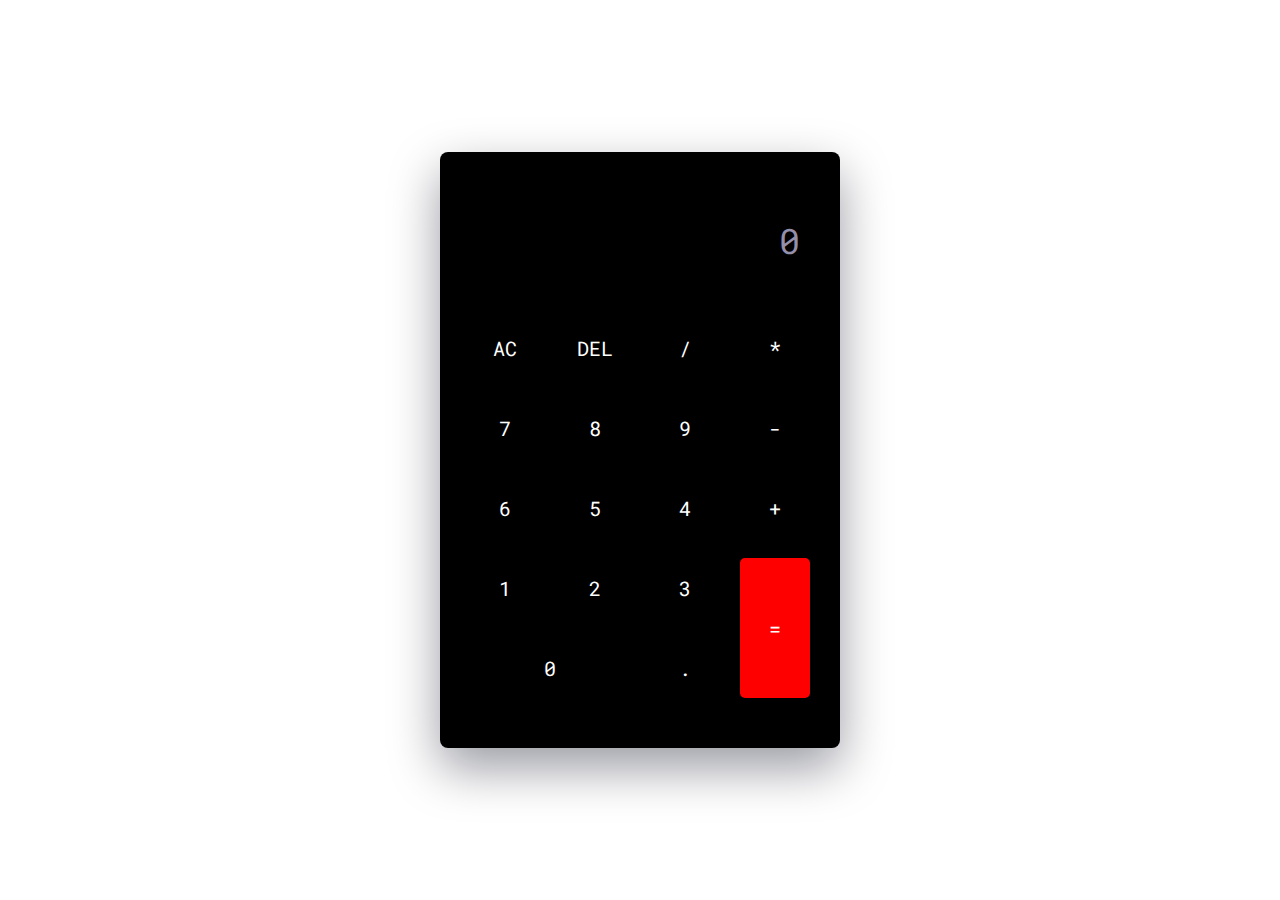
<file: calculator/index.html>
<!DOCTYPE html>
<html lang="en">
  <head>
    <meta name="viewport" content="width=device-width, initial-scale=1.0" />
    <title>Calculator</title>

    <link
      href="https://fonts.googleapis.com/css2?family=Roboto+Mono:wght@500&display=swap"
      rel="stylesheet"
    />
   
    <link rel="stylesheet" href="style.css" />
  </head>
  <body>
    <div class="calculator">
      <div class="display">
        <input type="text" placeholder="0" id="input" disabled />
      </div>
      <div class="buttons">
       
        <input type="button" value="AC" id="clear" />
        
        <input type="button" value="DEL" id="erase" />
        <input type="button" value="/" class="input-button" />
        <input type="button" value="*" class="input-button" />

        <input type="button" value="7" class="input-button" />
        <input type="button" value="8" class="input-button" />
        <input type="button" value="9" class="input-button" />
        <input type="button" value="-" class="input-button" />

        <input type="button" value="6" class="input-button" />
        <input type="button" value="5" class="input-button" />
        <input type="button" value="4" class="input-button" />
        <input type="button" value="+" class="input-button" />

        <input type="button" value="1" class="input-button" />
        <input type="button" value="2" class="input-button" />
        <input type="button" value="3" class="input-button" />

        <input type="button" value="=" id="equal" />
        <input type="button" value="0" class="input-button" />
        <input type="button" value="." class="input-button" />
      </div>
    </div>
    
    <script src="script.js"></script>
  </body>
</html>
</file>
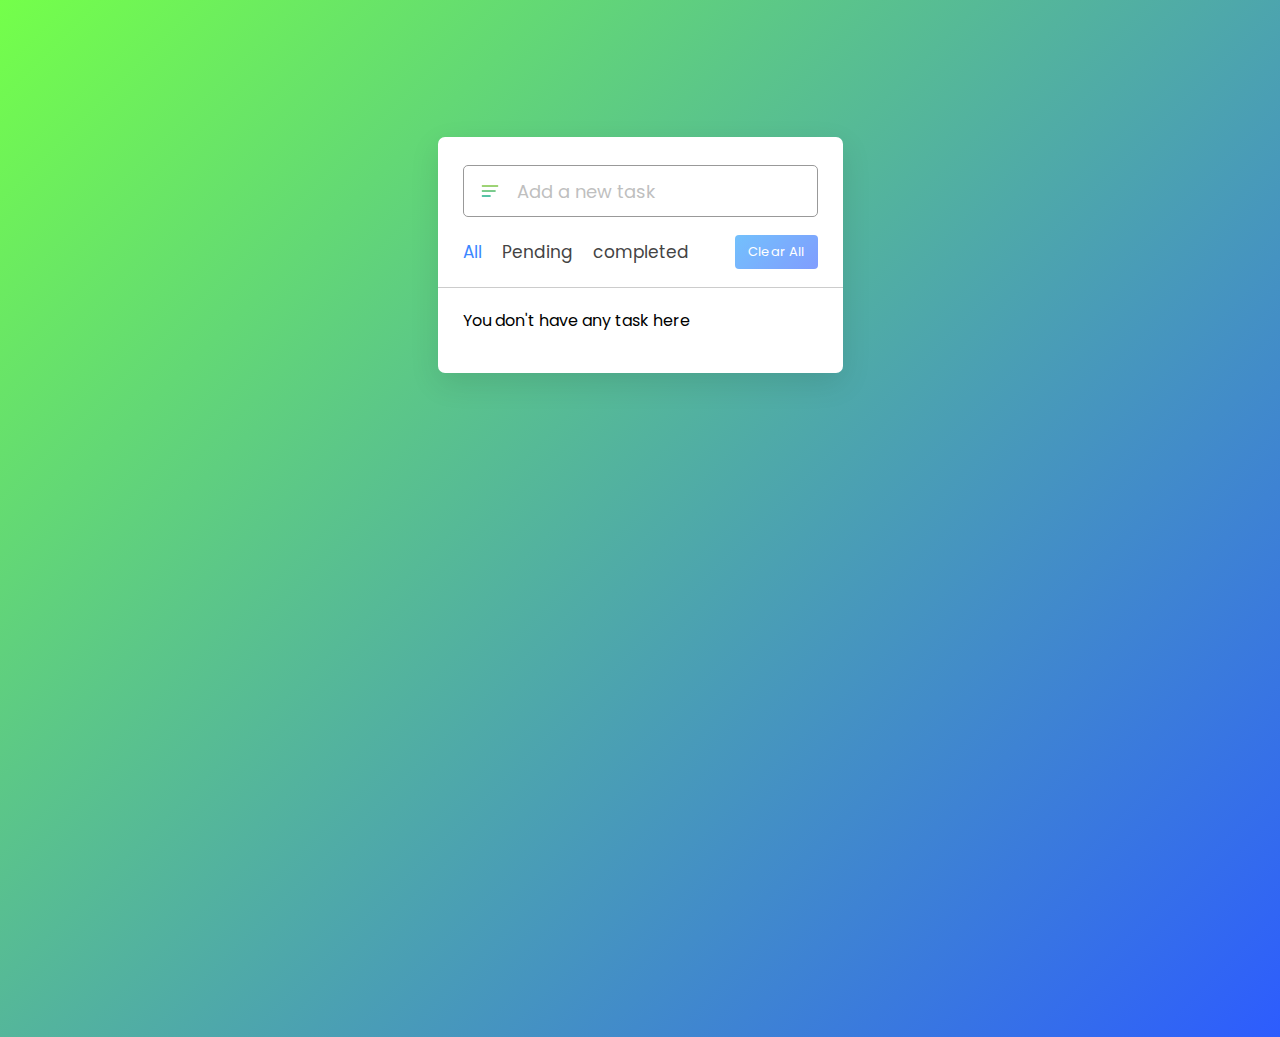
<file: todo web app/index.html>
<!DOCTYPE html>
<html lang="en" dir="ltr">
  <head>
    <meta charset="utf-8">  
    <title>Todo List App in JavaScript | CodingNepal</title>
    <link rel="stylesheet" href="style.css">
    <meta name="viewport" content="width=device-width, initial-scale=1.0">
    <link rel="stylesheet" href="https://unicons.iconscout.com/release/v4.0.0/css/line.css">
  </head>
  <body>
    <div class="wrapper">
      <div class="task-input">
        <img src="bar-icon.png" alt="icon">
        <input type="text" placeholder="Add a new task">
      </div>
      <div class="controls">
        <div class="filters">
          <span class="active" id="all">All</span>
          <span id="pending">Pending</span>
          <span id="completed">completed</span>
        </div>
        <button class="clear-btn">Clear All</button>
      </div>
      <ul class="task-box"></ul>
    </div>

    <script src="script.js"></script>

  </body>
</html>
</file>
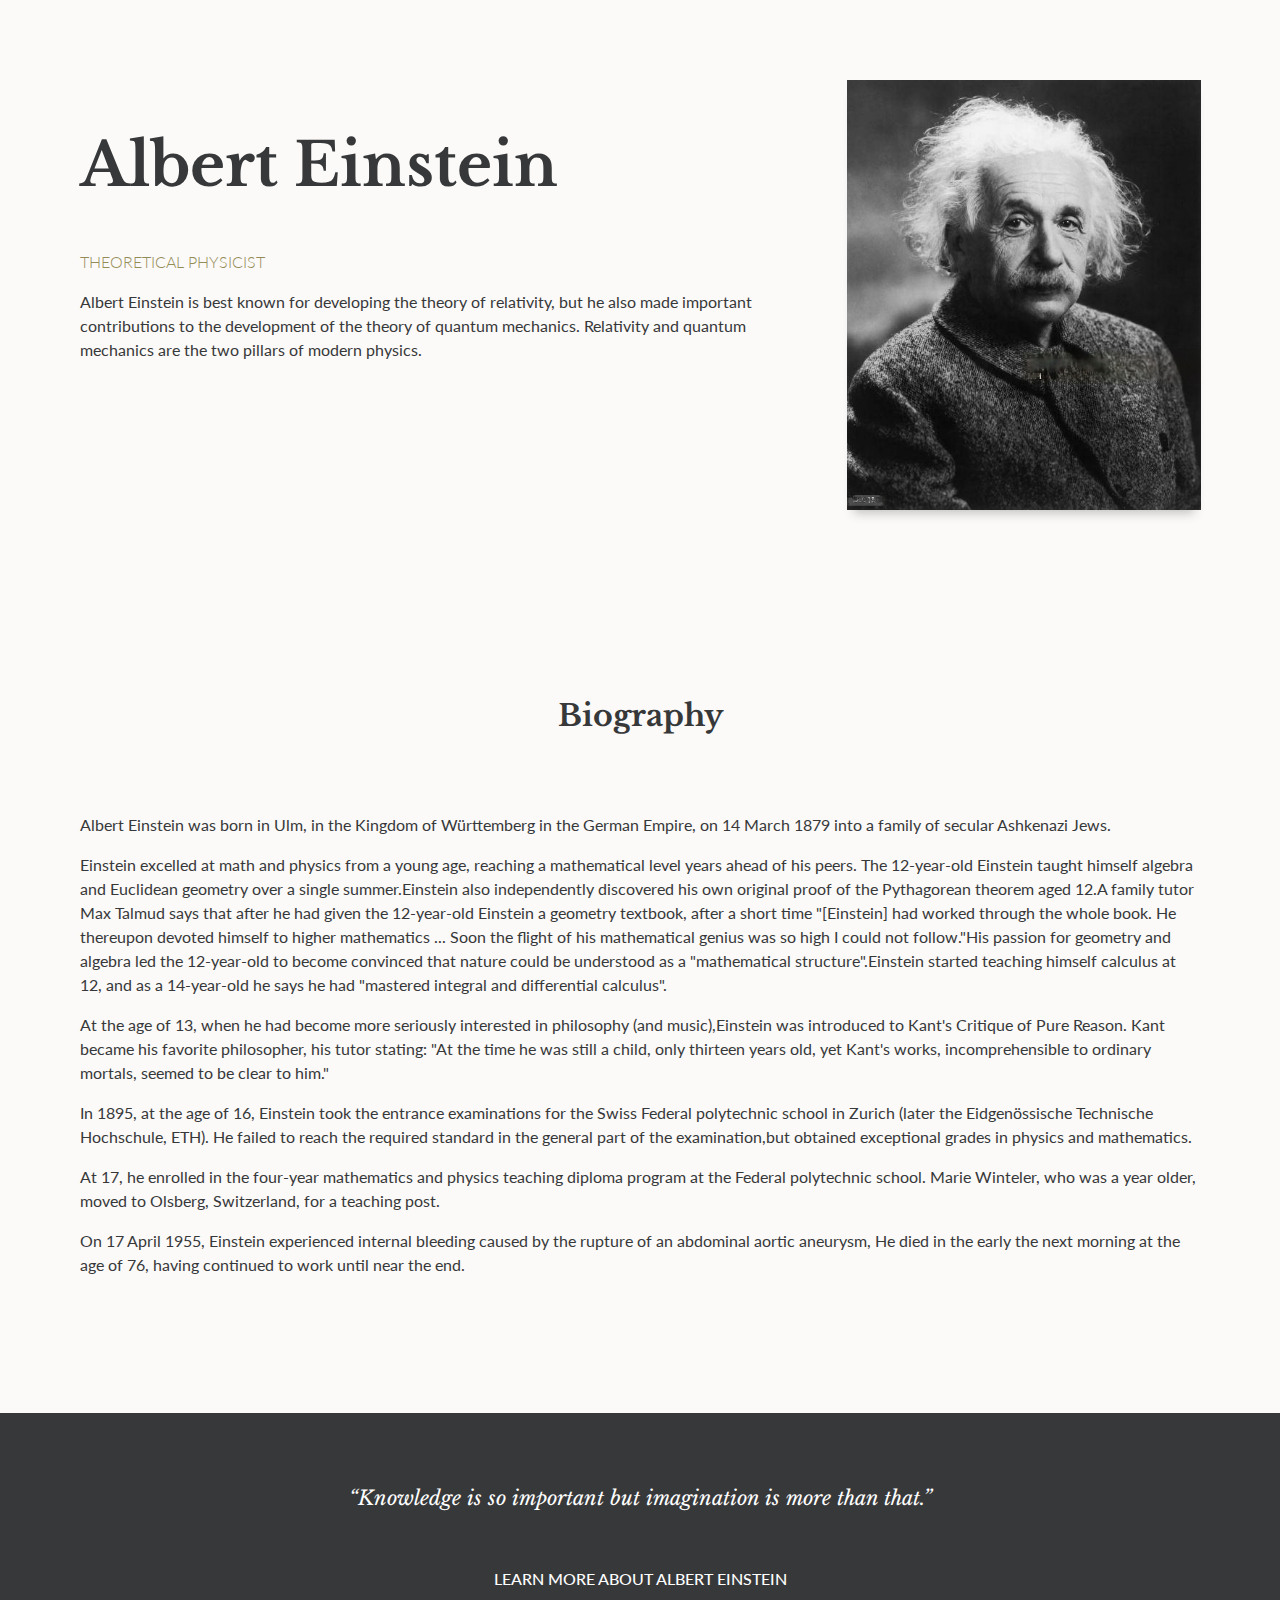
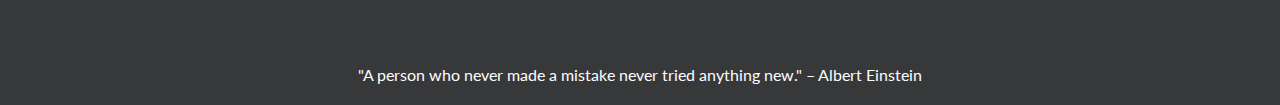
<file: tribute-page/index.html>
<!DOCTYPE html>
<html lang="en">
   <head>
      <link rel="stylesheet" type="text/css" href="style.css">
      <link href="https://fonts.googleapis.com/css?family=Lato" rel="stylesheet" type="text/css">
      <link href="https://fonts.googleapis.com/css?family=Libre%20Baskerville" rel="stylesheet" type="text/css">
      <meta name="viewport" content="width=device-width, initial-scale=1">
      <meta name="description" content="A tribute page dedicated to Vincent Van Gogh. Created for the FreeCodeCamp's Responsive Web Design Certification.">
      <title>Albert Einstein tribute page</title>
   </head>

   <body>
      <main id="main">
         <section class="first-row">
            <div class="container">
               <div class="column-header">
                  <h1 id="title">Albert Einstein</h1>
                  <p id="subheader">Theoretical physicist</p>
                  <article>
                     <p>Albert Einstein is best known for developing the theory of relativity, but he also made important contributions to the development of the theory of quantum mechanics. Relativity and quantum mechanics are the two pillars of modern physics.</p>
                  </article>
               </div>
               <div class="column-image">
                  <div id="image-div">
                     <img src="images/albert.jpeg" alt="Albert Einstein" width="472" height="495">
                  </div>
               </div>
            </div>
         </section>
         <section class="second-row" id="tribute-info">
            <article id="second-row-container">
               <h2>Biography</h2>
               <p>Albert Einstein was born in Ulm, in the Kingdom of Württemberg in the German Empire, on 14 March 1879 into a family of secular Ashkenazi Jews.</p>
               <p>Einstein excelled at math and physics from a young age, reaching a mathematical level years ahead of his peers. The 12-year-old Einstein taught himself algebra and Euclidean geometry over a single summer.Einstein also independently discovered his own original proof of the Pythagorean theorem aged 12.A family tutor Max Talmud says that after he had given the 12-year-old Einstein a geometry textbook, after a short time "[Einstein] had worked through the whole book. He thereupon devoted himself to higher mathematics ... Soon the flight of his mathematical genius was so high I could not follow."His passion for geometry and algebra led the 12-year-old to become convinced that nature could be understood as a "mathematical structure".Einstein started teaching himself calculus at 12, and as a 14-year-old he says he had "mastered integral and differential calculus".</p>
               <p>At the age of 13, when he had become more seriously interested in philosophy (and music),Einstein was introduced to Kant's Critique of Pure Reason. Kant became his favorite philosopher, his tutor stating: "At the time he was still a child, only thirteen years old, yet Kant's works, incomprehensible to ordinary mortals, seemed to be clear to him."</p>
               <p>In 1895, at the age of 16, Einstein took the entrance examinations for the Swiss Federal polytechnic school in Zurich (later the Eidgenössische Technische Hochschule, ETH). He failed to reach the required standard in the general part of the examination,but obtained exceptional grades in physics and mathematics.</p>
               <p>At 17, he enrolled in the four-year mathematics and physics teaching diploma program at the Federal polytechnic school. Marie Winteler, who was a year older, moved to Olsberg, Switzerland, for a teaching post.</p>
               <p>On 17 April 1955, Einstein experienced internal bleeding caused by the rupture of an abdominal aortic aneurysm, He died in the early the next morning at the age of 76, having continued to work until near the end.</p>
            </article>
         </section>
         <section class="third-row">
            <blockquote >
               <p id="quote"> “Knowledge is so important but imagination is more than that.” </p>
            </blockquote>
            <a href="https://www.nobelprize.org/prizes/physics/1921/einstein/biographical/" target="_blank" id="tribute-link"><u id="tribute-link-dash"> Learn more about Albert Einstein</u></a>
         </section>
         <section class="footer">
            <p>"A person who never made a mistake never tried anything new." – Albert Einstein</p>
         </section>
      </main>
   </body>
</html>
</file>
<file: calculator/style.css>
* {
    padding: 0;
    margin: 0;
    box-sizing: border-box;
    font-family: "Roboto Mono", monospace;
  }
  body {
    height: 100vh;
    background: white;
  }
  .calculator {
    width: 400px;
    background-color: black;
    padding: 50px 30px;
    position: absolute;
    transform: translate(-50%, -50%);
    top: 50%;
    left: 50%;
    border-radius: 8px;
    box-shadow: 0 20px 50px rgba(0, 5, 24, 0.4);
  }
  .display {
    width: 100%;
  }
  .display input {
    width: 100%;
    padding: 15px 10px;
    text-align: right;
    border: none;
    background-color: transparent;
    color: #ffffff;
    font-size: 35px;
  }
  .display input::placeholder {
    color: #9490ac;
  }
  .buttons {
    display: grid;
    grid-template-columns: repeat(4, 1fr);
    grid-gap: 20px;
    margin-top: 40px;
  }
  .buttons input[type="button"] {
    font-size: 20px;
    padding: 17px;
    border: none;
    background-color: transparent;
    color: #ffffff;
    cursor: pointer;
    border-radius: 5px;
  }
  .buttons input[type="button"]:hover {
    box-shadow: 0 8px 25px #25272a;
  }
  input[type="button"]#equal {
    grid-row: span 2;
    background-color: red;
  }
  input[type="button"][value="0"] {
    grid-column: span 2;
  }
</file>
<file: todo web app/style.css>
@import url('https://fonts.googleapis.com/css2?family=Poppins:wght@400;500;600;700&display=swap');
*{
  margin: 0;
  padding: 0;
  box-sizing: border-box;
  font-family: 'Poppins', sans-serif;
}
body{
  width: 100%;
  height: 100vh;
  overflow: hidden;
  background: linear-gradient(135deg, #74ff4a, #2D5CFE);
}
::selection{
  color: #fff;
  background: #3C87FF;
}
.wrapper{
  max-width: 405px;
  padding: 28px 0 30px;
  margin: 137px auto;
  background: #fff;
  border-radius: 7px;
  box-shadow: 0 10px 30px rgba(0,0,0,0.1);
}
.task-input{
  height: 52px;
  padding: 0 25px;
  position: relative;
}
.task-input img{
  top: 50%;
  position: absolute;
  transform: translate(17px, -50%);
}
.task-input input{
  height: 100%;
  width: 100%;
  outline: none;
  font-size: 18px;
  border-radius: 5px;
  padding: 0 20px 0 53px;
  border: 1px solid #999;
}
.task-input input:focus,
.task-input input.active{
  padding-left: 52px;
  border: 2px solid #3C87FF;
}
.task-input input::placeholder{
  color: #bfbfbf;
}
.controls, li{
  display: flex;
  align-items: center;
  justify-content: space-between;
}
.controls{
  padding: 18px 25px;
  border-bottom: 1px solid #ccc;
}
.filters span{
  margin: 0 8px;
  font-size: 17px;
  color: #444444;
  cursor: pointer;
}
.filters span:first-child{
  margin-left: 0;
}
.filters span.active{
  color: #3C87FF;
}
.controls .clear-btn{
  border: none;
  opacity: 0.6;
  outline: none;
  color: #fff;
  cursor: pointer;
  font-size: 13px;
  padding: 7px 13px;
  border-radius: 4px;
  letter-spacing: 0.3px;
  pointer-events: none;
  transition: transform 0.25s ease;
  background: linear-gradient(135deg, #1798fb 0%, #2D5CFE 100%);
}
.clear-btn.active{
  opacity: 0.9;
  pointer-events: auto;
}
.clear-btn:active{
  transform: scale(0.93);
}
.task-box{
  margin-top: 20px;
  margin-right: 5px;
  padding: 0 20px 10px 25px;
}
.task-box.overflow{
  overflow-y: auto;
  max-height: 300px;
}
.task-box::-webkit-scrollbar{
  width: 5px;
}
.task-box::-webkit-scrollbar-track{
  background: #f1f1f1;
  border-radius: 25px;
}
.task-box::-webkit-scrollbar-thumb{
  background: #e6e6e6;
  border-radius: 25px;
}
.task-box .task{
  list-style: none;
  font-size: 17px;
  margin-bottom: 18px;
  padding-bottom: 16px;
  align-items: flex-start;
  border-bottom: 1px solid #ccc;
}
.task-box .task:last-child{
  margin-bottom: 0;
  border-bottom: 0;
  padding-bottom: 0;
}
.task-box .task label{
  display: flex;
  align-items: flex-start;
}
.task label input{
  margin-top: 7px;
  accent-color: #3C87FF;
}
.task label p{
  user-select: none;
  margin-left: 12px;
  word-wrap: break-word;
}
.task label p.checked{
  text-decoration: line-through;
}
.task-box .settings{
  position: relative;
}
.settings :where(i, li){
  cursor: pointer;
}
.settings .task-menu{
  z-index: 10;
  right: -5px;
  bottom: -65px;
  padding: 5px 0;
  background: #fff;
  position: absolute;
  border-radius: 4px;
  transform: scale(0);
  transform-origin: top right;
  box-shadow: 0 0 6px rgba(0,0,0,0.15);
  transition: transform 0.2s ease;
}
.task-box .task:last-child .task-menu{
  bottom: 0;
  transform-origin: bottom right;
}
.task-box .task:first-child .task-menu{
  bottom: -65px;
  transform-origin: top right;
}
.task-menu.show{
  transform: scale(1);
}
.task-menu li{
  height: 25px;
  font-size: 16px;
  margin-bottom: 2px;
  padding: 17px 15px;
  cursor: pointer;
  justify-content: flex-start;
}
.task-menu li:last-child{
  margin-bottom: 0;
}
.settings li:hover{
  background: #f5f5f5;
}
.settings li i{
  padding-right: 8px;
}

@media (max-width: 400px) {
  body{
    padding: 0 10px;
  }
  .wrapper {
    padding: 20px 0;
  }
  .filters span{
    margin: 0 5px;
  }
  .task-input{
    padding: 0 20px;
  }
  .controls{
    padding: 18px 20px;
  }
  .task-box{
    margin-top: 20px;
    margin-right: 5px;
    padding: 0 15px 10px 20px;
  }
  .task label input{
    margin-top: 4px;
  }
}
</file>
<file: tribute-page/style.css>
html {
  font-size: 10px;
}

body {
  font-family: 'Lato', "Segoe UI", "Helvetica Neue", Arial, sans-serif;
  font-size: 1.6rem;
  line-height: 1.5;
  margin: 0;
  background-color: #fbfaf8;
  color: #37383a;
}

@media (min-width: 1400px) {
  body {
    font-size: 2.5rem;
    line-height: 1.8;
  }
}

h1 {
  font-size: 6rem;
  font-family: "Libre Baskerville", serif;
  font-weight: bold;
}

#subheader {
  font-weight: 300;
  color: #948C57;
  text-transform: uppercase;
}

@media (max-width: 400px) {
  h1 {
    font-size: 4rem;
  }
}

@media (min-width: 1400px) {
  h1 {
    font-size: 7rem;
  }
}

h2 {
  font-size: 3rem;
  font-family: "Libre Baskerville", serif;
  text-align: center;
  padding-bottom: 5rem;
}

@media (min-width: 1400px) {
  h2 {
    font-size: 4rem;
  }
}

blockquote {
  font-size: 2rem;
  font-style: italic;
  font-family: "Libre Baskerville", serif;
  text-align: center;
  margin-bottom: 5rem;
}

@media (min-width: 1400px) {
  blockquote {
    font-size: 3rem;
  }
}

ul {
  list-style: none;
  padding-left: 0;
  line-height: 2;
}

a {
  text-decoration: none;
  color: #37383a
}

a:hover {
  text-decoration: underline;
  color: #37383a
}

a:visited {
  color: #948C57;
}

#tribute-link {
  font-weight: 500;
  color: #fefefe;
  text-transform: uppercase;
  line-height: 2;
}

#tribute-link:visited {
  color: #fefefe;
}

#tribute-link:hover {
  text-decoration: none;
}

#tribute-link-dash {
  text-decoration: none;
}

#tribute-link:hover #tribute-link-dash {
  animation-name: tribute-link-dash-move;
  animation-duration: 0.5s;
  animation-timing-function: ease-out;
  animation-fill-mode: forwards;
}

@keyframes tribute-link-dash-move {
    0% {
      border-bottom: 0.4rem solid rgba(254, 254, 254, 0);
      padding-bottom: 0.6rem;
    }
    100% {
      border-bottom: 0.4rem solid rgba(254, 254, 254, 1);
      padding-bottom: 0.6rem;
    }
}

/* Images */

img {
  max-width: 100%;
  height: auto;
  display: block;
  box-shadow: 0 1rem 1rem -0.7rem rgba(55, 56, 58, 0.3);
}

/* Gallery */

.gallery-grid {
  display: grid;
  grid-template-columns: repeat(auto-fit, minmax(350px, 1fr));
  grid-gap: 3rem;
  margin: 0 auto;
}

@media (max-width: 400px) {
  .gallery-grid {
    grid-template-columns: 1fr;
  }
}

.img-container {
  position: relative;
}

.caption{
  padding-top: 1.2rem;
  font-family: "Libre Baskerville", serif;
}

.date-caption {
  font-size: 1rem;
  font-style: italic;
  position: relative;
  top: -1rem;
}

.name-caption {
  font-size: 1.5rem;
  font-weight: bold;
}

@media (min-width: 1400px) {
  .date-caption {
    font-size: 1.5rem;
  }
  
  .name-caption {
    font-size: 2rem;
  }
}

/* First row columns */

.column-header {
  float: left;
  width: 65%;
  padding: 2.5%;
  box-sizing: border-box;
}

.column-image {
  float: left;
  padding: 2.5%;
  width: 35%;
  box-sizing: border-box;
}

.container::after {
  content: "";
  display: table;
  clear: both;
}

@media screen and (max-width: 1000px) {
  .column-header,
  .column-image {
    width: 100%;
    float: none;
  }
  #image-div img {
    margin: auto;
  }
}

/* Sections */

.first-row {
  padding: 5rem 5rem 10rem 5rem;
  top: 0;
}

.second-row {
  color: #37383a;
  padding: 0 5rem 4rem 5rem;
  margin-bottom: 5rem;
}

.third-row {
  background-color: #37383a;
  color: #fefefe;
  padding: 5rem;
  text-align: center;
}

.footer {
  background-color: #37383a;
  color: #fefefe;
  padding: 0.2rem;
  text-align: center;
}

#second-row-container {
  margin: auto;
  padding: 2.5%;
}
</file>
